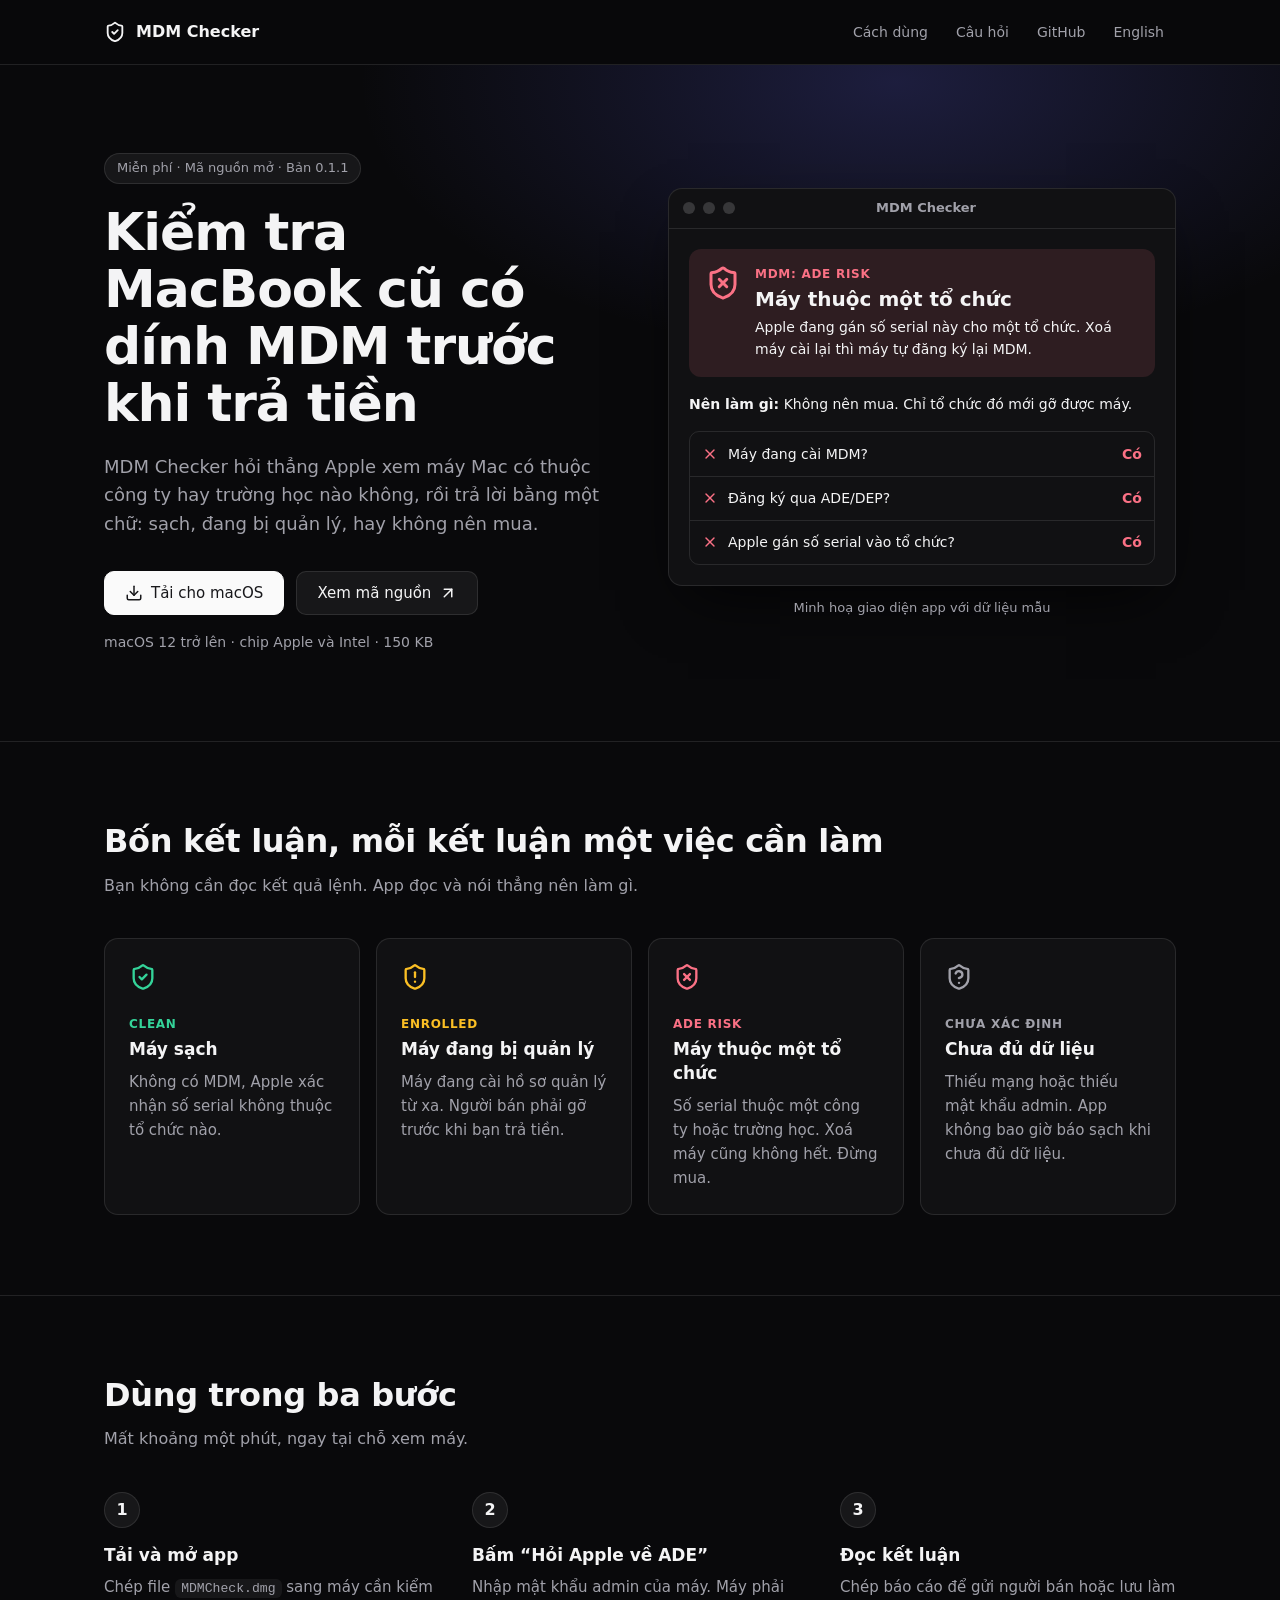
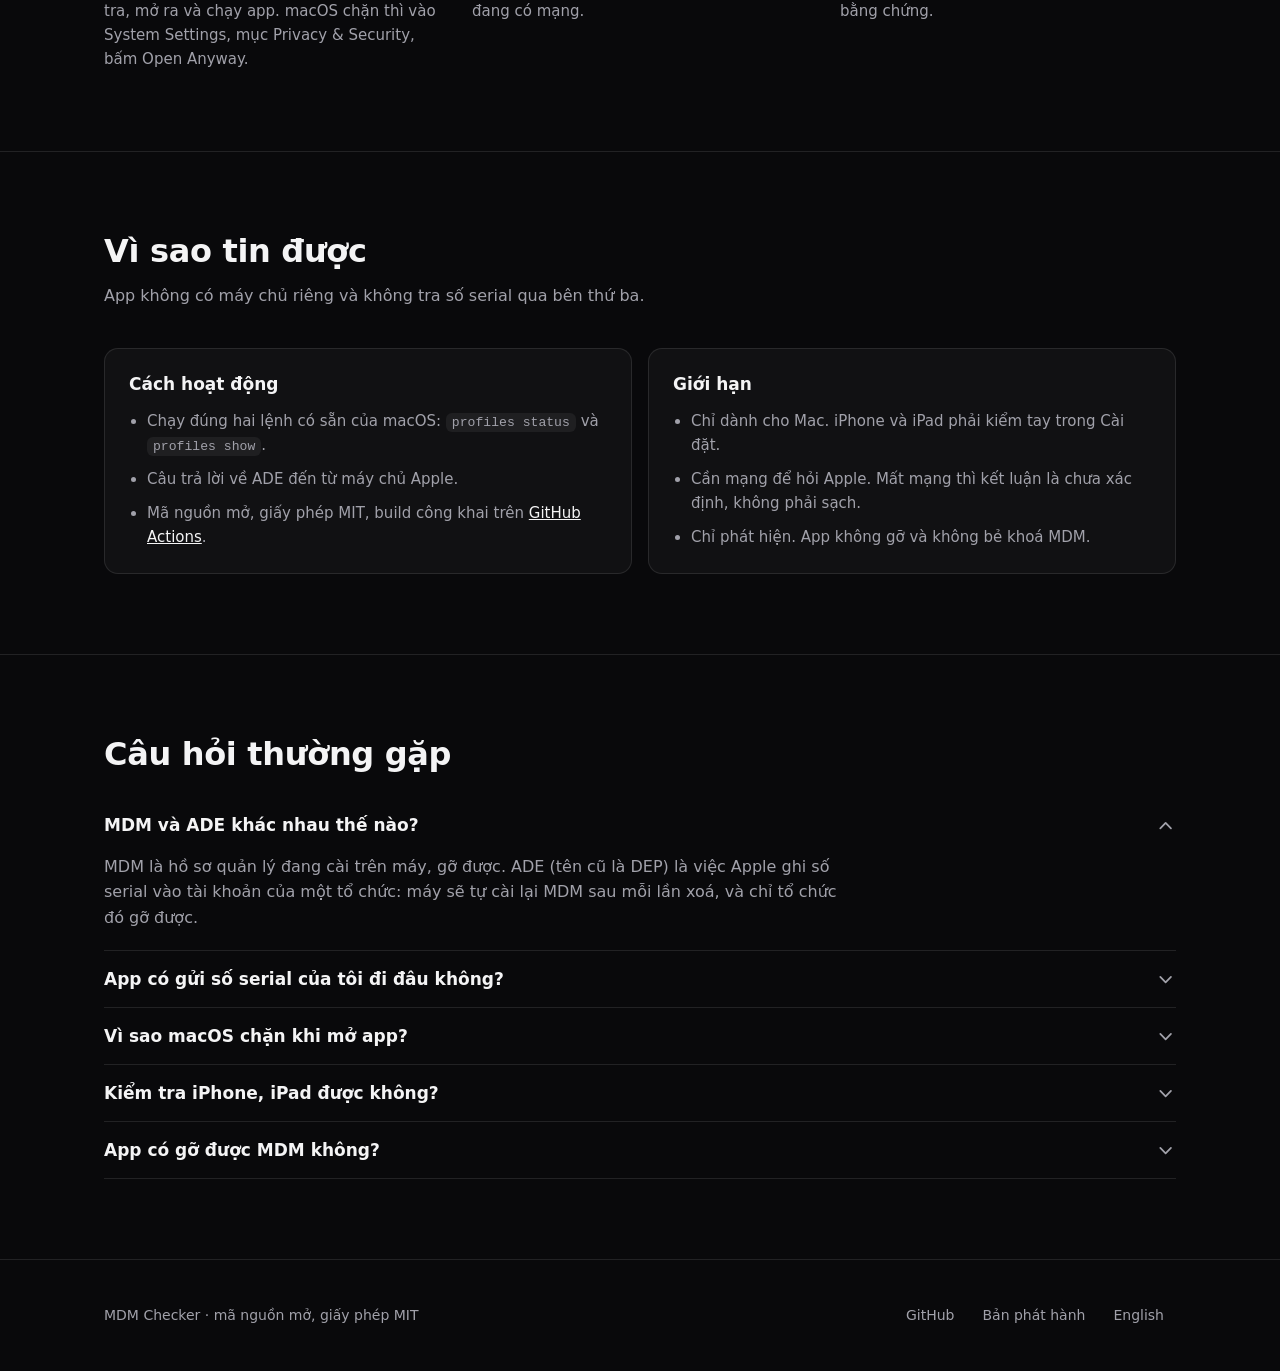
<file: docs/index.html>
<!doctype html>
<html lang="vi">
<head>
<meta charset="utf-8">
<meta name="viewport" content="width=device-width, initial-scale=1">
<title>MDM Checker: kiểm tra MacBook cũ có dính MDM, ADE trước khi mua</title>
<meta name="description" content="App macOS miễn phí, mã nguồn mở. Hỏi thẳng Apple xem máy Mac cũ có thuộc công ty hay trường học nào không và trả lời: CLEAN, ENROLLED hay ADE RISK.">
<link rel="canonical" href="https://nguyenquocanhz.github.io/mdm-check/">
<link rel="alternate" hreflang="vi" href="https://nguyenquocanhz.github.io/mdm-check/">
<link rel="alternate" hreflang="en" href="https://nguyenquocanhz.github.io/mdm-check/en/">
<link rel="alternate" hreflang="x-default" href="https://nguyenquocanhz.github.io/mdm-check/en/">
<meta name="color-scheme" content="dark">
<meta name="theme-color" content="#09090b">
<meta property="og:type" content="website">
<meta property="og:site_name" content="MDM Checker">
<meta property="og:title" content="MDM Checker: kiểm tra MacBook cũ có dính MDM, ADE trước khi mua">
<meta property="og:description" content="App macOS miễn phí, mã nguồn mở. Hỏi thẳng Apple xem máy Mac cũ có thuộc công ty hay trường học nào không và trả lời: CLEAN, ENROLLED hay ADE RISK.">
<meta property="og:url" content="https://nguyenquocanhz.github.io/mdm-check/">
<meta property="og:locale" content="vi_VN">
<meta name="twitter:card" content="summary">
<link rel="icon" href="favicon.svg" type="image/svg+xml">
<link rel="stylesheet" href="styles.css">
<script type="application/ld+json">{"@context": "https://schema.org", "@type": "SoftwareApplication", "name": "MDM Checker", "alternateName": "MDMCheck", "description": "App macOS miễn phí, mã nguồn mở. Hỏi thẳng Apple xem máy Mac cũ có thuộc công ty hay trường học nào không và trả lời: CLEAN, ENROLLED hay ADE RISK.", "url": "https://nguyenquocanhz.github.io/mdm-check/", "applicationCategory": "UtilitiesApplication", "operatingSystem": "macOS 12 or later", "softwareVersion": "0.1.1", "downloadUrl": "https://github.com/nguyenquocanhz/mdm-check/releases/latest/download/MDMCheck.dmg", "license": "https://opensource.org/licenses/MIT", "isAccessibleForFree": true, "offers": {"@type": "Offer", "price": "0", "priceCurrency": "USD"}, "codeRepository": "https://github.com/nguyenquocanhz/mdm-check", "inLanguage": "vi"}</script>
<script type="application/ld+json">{"@context": "https://schema.org", "@type": "FAQPage", "mainEntity": [{"@type": "Question", "name": "MDM và ADE khác nhau thế nào?", "acceptedAnswer": {"@type": "Answer", "text": "MDM là hồ sơ quản lý đang cài trên máy, gỡ được. ADE (tên cũ là DEP) là việc Apple ghi số serial vào tài khoản của một tổ chức: máy sẽ tự cài lại MDM sau mỗi lần xoá, và chỉ tổ chức đó gỡ được."}}, {"@type": "Question", "name": "App có gửi số serial của tôi đi đâu không?", "acceptedAnswer": {"@type": "Answer", "text": "Không. App chỉ chạy lệnh profiles có sẵn của macOS; chính lệnh đó hỏi máy chủ Apple. App không có máy chủ riêng, không có tài khoản, không theo dõi."}}, {"@type": "Question", "name": "Vì sao macOS chặn khi mở app?", "acceptedAnswer": {"@type": "Answer", "text": "App chưa được Apple chứng nhận (notarize). Vào System Settings, mục Privacy & Security, kéo xuống và bấm Open Anyway."}}, {"@type": "Question", "name": "Kiểm tra iPhone, iPad được không?", "acceptedAnswer": {"@type": "Answer", "text": "Không. Apple không cho app trên iPhone đọc trạng thái này. Hãy yêu cầu người bán xoá máy và kích hoạt lại trước mặt bạn: máy dính ADE sẽ hiện màn Remote Management."}}, {"@type": "Question", "name": "App có gỡ được MDM không?", "acceptedAnswer": {"@type": "Answer", "text": "Không. App chỉ phát hiện, không gỡ và không bẻ khoá."}}]}</script>
</head>
<body>
<svg width="0" height="0" style="position:absolute" aria-hidden="true"><symbol id="i-shield-check" viewBox="0 0 24 24" fill="none" stroke="currentColor" stroke-width="2" stroke-linecap="round" stroke-linejoin="round"><path d="M20 13c0 5-3.5 7.5-7.66 8.95a1 1 0 0 1-.67-.01C7.5 20.5 4 18 4 13V6a1 1 0 0 1 1-1c2 0 4.5-1.2 6.24-2.72a1.17 1.17 0 0 1 1.52 0C14.51 3.81 17 5 19 5a1 1 0 0 1 1 1z"/><path d="m9 12 2 2 4-4"/></symbol><symbol id="i-shield-alert" viewBox="0 0 24 24" fill="none" stroke="currentColor" stroke-width="2" stroke-linecap="round" stroke-linejoin="round"><path d="M20 13c0 5-3.5 7.5-7.66 8.95a1 1 0 0 1-.67-.01C7.5 20.5 4 18 4 13V6a1 1 0 0 1 1-1c2 0 4.5-1.2 6.24-2.72a1.17 1.17 0 0 1 1.52 0C14.51 3.81 17 5 19 5a1 1 0 0 1 1 1z"/><path d="M12 8v4"/><path d="M12 16h.01"/></symbol><symbol id="i-shield-x" viewBox="0 0 24 24" fill="none" stroke="currentColor" stroke-width="2" stroke-linecap="round" stroke-linejoin="round"><path d="M20 13c0 5-3.5 7.5-7.66 8.95a1 1 0 0 1-.67-.01C7.5 20.5 4 18 4 13V6a1 1 0 0 1 1-1c2 0 4.5-1.2 6.24-2.72a1.17 1.17 0 0 1 1.52 0C14.51 3.81 17 5 19 5a1 1 0 0 1 1 1z"/><path d="m14.5 9.5-5 5"/><path d="m9.5 9.5 5 5"/></symbol><symbol id="i-shield-question" viewBox="0 0 24 24" fill="none" stroke="currentColor" stroke-width="2" stroke-linecap="round" stroke-linejoin="round"><path d="M20 13c0 5-3.5 7.5-7.66 8.95a1 1 0 0 1-.67-.01C7.5 20.5 4 18 4 13V6a1 1 0 0 1 1-1c2 0 4.5-1.2 6.24-2.72a1.17 1.17 0 0 1 1.52 0C14.51 3.81 17 5 19 5a1 1 0 0 1 1 1z"/><path d="M9.1 9a3 3 0 0 1 5.82 1c0 2-3 3-3 3"/><path d="M12 17h.01"/></symbol><symbol id="i-download" viewBox="0 0 24 24" fill="none" stroke="currentColor" stroke-width="2" stroke-linecap="round" stroke-linejoin="round"><path d="M21 15v4a2 2 0 0 1-2 2H5a2 2 0 0 1-2-2v-4"/><path d="m7 10 5 5 5-5"/><path d="M12 15V3"/></symbol><symbol id="i-arrow" viewBox="0 0 24 24" fill="none" stroke="currentColor" stroke-width="2" stroke-linecap="round" stroke-linejoin="round"><path d="M7 7h10v10"/><path d="M7 17 17 7"/></symbol><symbol id="i-chevron" viewBox="0 0 24 24" fill="none" stroke="currentColor" stroke-width="2" stroke-linecap="round" stroke-linejoin="round"><path d="m6 9 6 6 6-6"/></symbol><symbol id="i-x" viewBox="0 0 24 24" fill="none" stroke="currentColor" stroke-width="2" stroke-linecap="round" stroke-linejoin="round"><path d="M18 6 6 18"/><path d="m6 6 12 12"/></symbol></svg>
<header class="site-header"><div class="wrap">
  <a class="brand" href="./"><svg class="icon" aria-hidden="true"><use href="#i-shield-check"/></svg>MDM Checker</a>
  <nav aria-label="Điều hướng"><a href="#cach-dung">Cách dùng</a><a href="#cau-hoi">Câu hỏi</a><a href="https://github.com/nguyenquocanhz/mdm-check">GitHub</a><a href="en/">English</a></nav>
</div></header>
<main>
<section class="hero"><div class="wrap">
  <div class="hero-copy">
    <p class="badge">Miễn phí · Mã nguồn mở · Bản 0.1.1</p>
    <h1>Kiểm tra MacBook cũ có dính MDM trước khi trả tiền</h1>
    <p class="lead">MDM Checker hỏi thẳng Apple xem máy Mac có thuộc công ty hay trường học nào không, rồi trả lời bằng một chữ: sạch, đang bị quản lý, hay không nên mua.</p>
    <div class="cta"><a class="btn btn-primary" href="https://github.com/nguyenquocanhz/mdm-check/releases/latest/download/MDMCheck.dmg"><svg class="icon" aria-hidden="true"><use href="#i-download"/></svg>Tải cho macOS</a><a class="btn" href="https://github.com/nguyenquocanhz/mdm-check">Xem mã nguồn<svg class="icon" aria-hidden="true"><use href="#i-arrow"/></svg></a></div>
    <p class="meta">macOS 12 trở lên · chip Apple và Intel · 150 KB</p>
  </div>
  <figure class="mock">
    <div class="window" role="img" aria-label="Minh hoạ giao diện app với dữ liệu mẫu">
      <div class="titlebar"><i></i><i></i><i></i><span>MDM Checker</span></div>
      <div class="window-body">
        <div class="verdict tone-ade"><svg class="icon" aria-hidden="true"><use href="#i-shield-x"/></svg><div><p class="code">MDM: ADE RISK</p><p class="verdict-title">Máy thuộc một tổ chức</p><p>Apple đang gán số serial này cho một tổ chức. Xoá máy cài lại thì máy tự đăng ký lại MDM.</p></div></div>
        <p class="advice"><b>Nên làm gì:</b> Không nên mua. Chỉ tổ chức đó mới gỡ được máy.</p>
        <ul class="checks tone-ade"><li><svg class="icon" aria-hidden="true"><use href="#i-x"/></svg><span>Máy đang cài MDM?</span><b>Có</b></li><li><svg class="icon" aria-hidden="true"><use href="#i-x"/></svg><span>Đăng ký qua ADE/DEP?</span><b>Có</b></li><li><svg class="icon" aria-hidden="true"><use href="#i-x"/></svg><span>Apple gán số serial vào tổ chức?</span><b>Có</b></li></ul>
      </div>
    </div>
    <figcaption>Minh hoạ giao diện app với dữ liệu mẫu</figcaption>
  </figure>
</div></section>
<section class="section"><div class="wrap">
  <h2>Bốn kết luận, mỗi kết luận một việc cần làm</h2><p class="section-lead">Bạn không cần đọc kết quả lệnh. App đọc và nói thẳng nên làm gì.</p>
  <div class="cards"><article class="card tone-clean"><svg class="icon" aria-hidden="true"><use href="#i-shield-check"/></svg><p class="code">CLEAN</p><h3>Máy sạch</h3><p>Không có MDM, Apple xác nhận số serial không thuộc tổ chức nào.</p></article><article class="card tone-enrolled"><svg class="icon" aria-hidden="true"><use href="#i-shield-alert"/></svg><p class="code">ENROLLED</p><h3>Máy đang bị quản lý</h3><p>Máy đang cài hồ sơ quản lý từ xa. Người bán phải gỡ trước khi bạn trả tiền.</p></article><article class="card tone-ade"><svg class="icon" aria-hidden="true"><use href="#i-shield-x"/></svg><p class="code">ADE RISK</p><h3>Máy thuộc một tổ chức</h3><p>Số serial thuộc một công ty hoặc trường học. Xoá máy cũng không hết. Đừng mua.</p></article><article class="card tone-unknown"><svg class="icon" aria-hidden="true"><use href="#i-shield-question"/></svg><p class="code">CHƯA XÁC ĐỊNH</p><h3>Chưa đủ dữ liệu</h3><p>Thiếu mạng hoặc thiếu mật khẩu admin. App không bao giờ báo sạch khi chưa đủ dữ liệu.</p></article></div>
</div></section>
<section class="section" id="cach-dung"><div class="wrap">
  <h2>Dùng trong ba bước</h2><p class="section-lead">Mất khoảng một phút, ngay tại chỗ xem máy.</p>
  <ol class="steps"><li><span class="num">1</span><h3>Tải và mở app</h3><p>Chép file <code>MDMCheck.dmg</code> sang máy cần kiểm tra, mở ra và chạy app. macOS chặn thì vào System Settings, mục Privacy &amp; Security, bấm Open Anyway.</p></li><li><span class="num">2</span><h3>Bấm “Hỏi Apple về ADE”</h3><p>Nhập mật khẩu admin của máy. Máy phải đang có mạng.</p></li><li><span class="num">3</span><h3>Đọc kết luận</h3><p>Chép báo cáo để gửi người bán hoặc lưu làm bằng chứng.</p></li></ol>
</div></section>
<section class="section"><div class="wrap">
  <h2>Vì sao tin được</h2><p class="section-lead">App không có máy chủ riêng và không tra số serial qua bên thứ ba.</p>
  <div class="split"><div><h3>Cách hoạt động</h3><ul><li>Chạy đúng hai lệnh có sẵn của macOS: <code>profiles status</code> và <code>profiles show</code>.</li><li>Câu trả lời về ADE đến từ máy chủ Apple.</li><li>Mã nguồn mở, giấy phép MIT, build công khai trên <a href="https://github.com/nguyenquocanhz/mdm-check/actions">GitHub Actions</a>.</li></ul></div><div><h3>Giới hạn</h3><ul><li>Chỉ dành cho Mac. iPhone và iPad phải kiểm tay trong Cài đặt.</li><li>Cần mạng để hỏi Apple. Mất mạng thì kết luận là chưa xác định, không phải sạch.</li><li>Chỉ phát hiện. App không gỡ và không bẻ khoá MDM.</li></ul></div></div>
</div></section>
<section class="section faq" id="cau-hoi"><div class="wrap">
  <h2>Câu hỏi thường gặp</h2>
  <details open><summary>MDM và ADE khác nhau thế nào?<svg class="icon" aria-hidden="true"><use href="#i-chevron"/></svg></summary><p>MDM là hồ sơ quản lý đang cài trên máy, gỡ được. ADE (tên cũ là DEP) là việc Apple ghi số serial vào tài khoản của một tổ chức: máy sẽ tự cài lại MDM sau mỗi lần xoá, và chỉ tổ chức đó gỡ được.</p></details><details><summary>App có gửi số serial của tôi đi đâu không?<svg class="icon" aria-hidden="true"><use href="#i-chevron"/></svg></summary><p>Không. App chỉ chạy lệnh profiles có sẵn của macOS; chính lệnh đó hỏi máy chủ Apple. App không có máy chủ riêng, không có tài khoản, không theo dõi.</p></details><details><summary>Vì sao macOS chặn khi mở app?<svg class="icon" aria-hidden="true"><use href="#i-chevron"/></svg></summary><p>App chưa được Apple chứng nhận (notarize). Vào System Settings, mục Privacy &amp; Security, kéo xuống và bấm Open Anyway.</p></details><details><summary>Kiểm tra iPhone, iPad được không?<svg class="icon" aria-hidden="true"><use href="#i-chevron"/></svg></summary><p>Không. Apple không cho app trên iPhone đọc trạng thái này. Hãy yêu cầu người bán xoá máy và kích hoạt lại trước mặt bạn: máy dính ADE sẽ hiện màn Remote Management.</p></details><details><summary>App có gỡ được MDM không?<svg class="icon" aria-hidden="true"><use href="#i-chevron"/></svg></summary><p>Không. App chỉ phát hiện, không gỡ và không bẻ khoá.</p></details>
</div></section>
</main>
<footer class="site-footer"><div class="wrap"><span>MDM Checker · mã nguồn mở, giấy phép MIT</span><nav aria-label="Footer"><a href="https://github.com/nguyenquocanhz/mdm-check">GitHub</a><a href="https://github.com/nguyenquocanhz/mdm-check/releases">Bản phát hành</a><a href="en/">English</a></nav></div></footer>
</body>
</html>
</file>
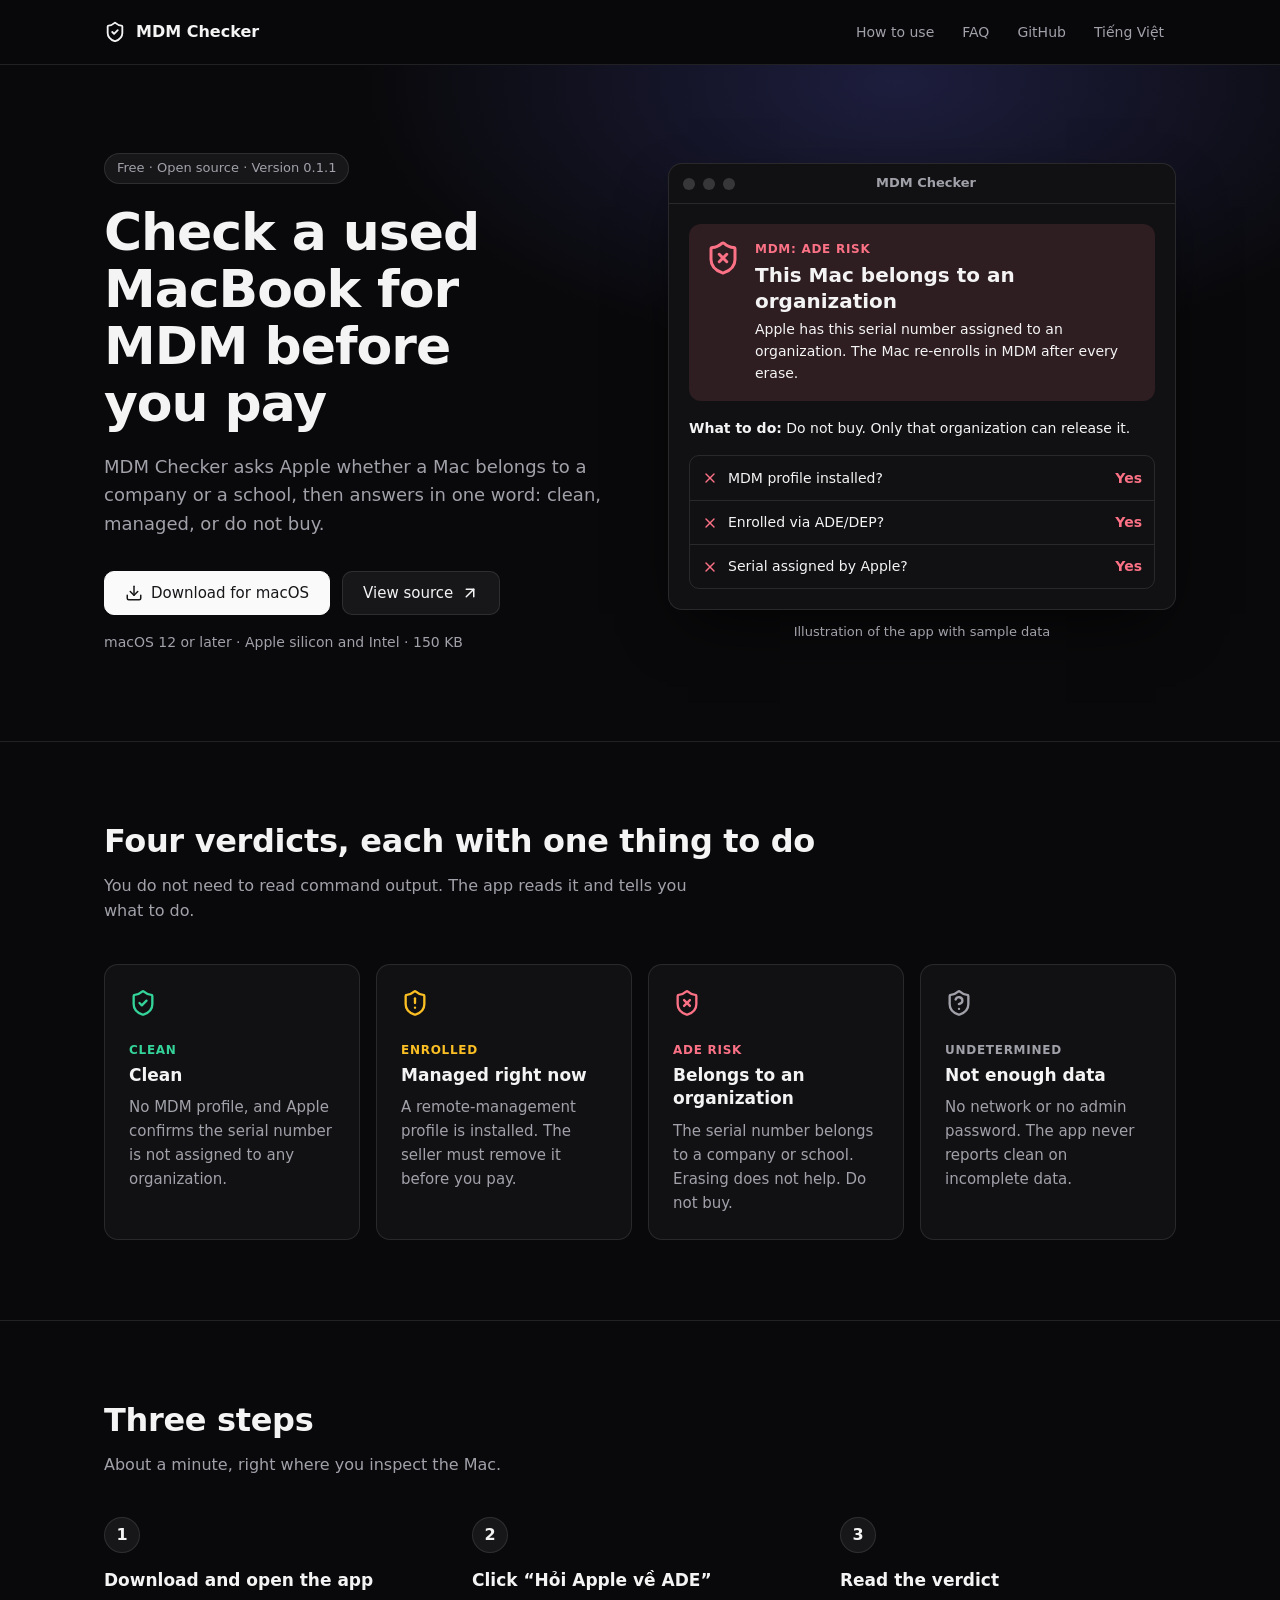
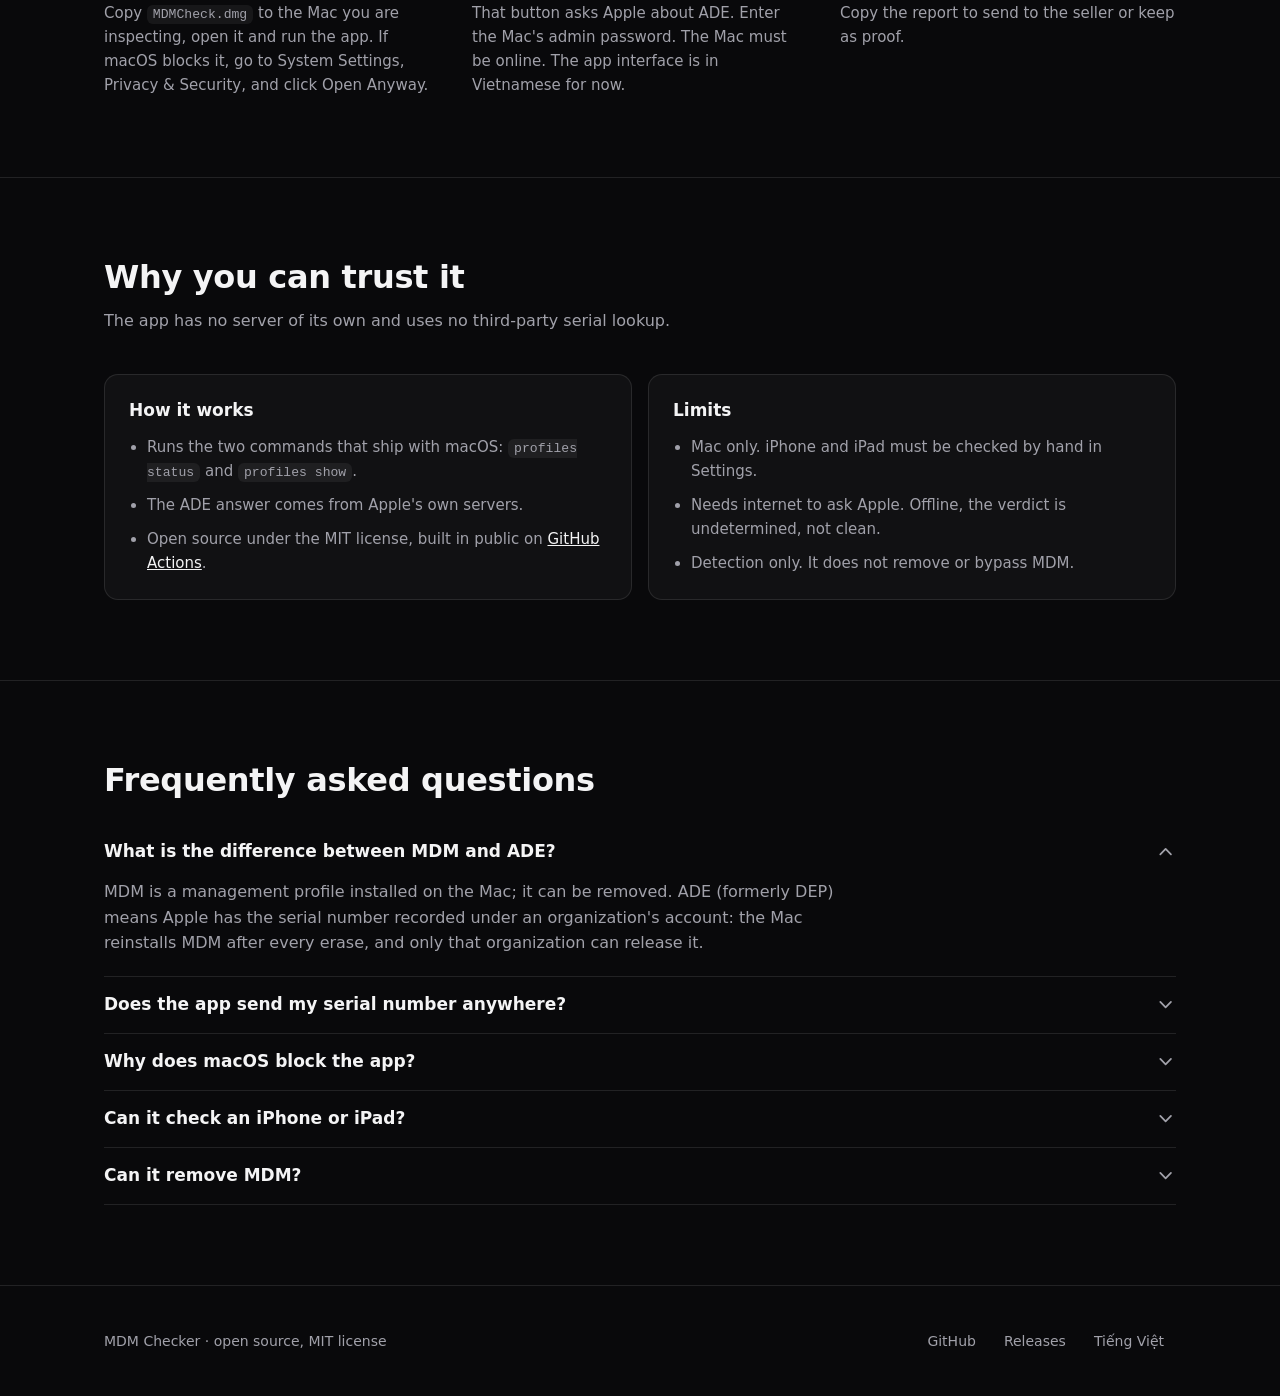
<file: docs/en/index.html>
<!doctype html>
<html lang="en">
<head>
<meta charset="utf-8">
<meta name="viewport" content="width=device-width, initial-scale=1">
<title>MDM Checker: check a used MacBook for MDM and ADE before you buy</title>
<meta name="description" content="Free, open-source macOS app. It asks Apple whether a used Mac belongs to a company or school and answers CLEAN, ENROLLED or ADE RISK.">
<link rel="canonical" href="https://nguyenquocanhz.github.io/mdm-check/en/">
<link rel="alternate" hreflang="vi" href="https://nguyenquocanhz.github.io/mdm-check/">
<link rel="alternate" hreflang="en" href="https://nguyenquocanhz.github.io/mdm-check/en/">
<link rel="alternate" hreflang="x-default" href="https://nguyenquocanhz.github.io/mdm-check/en/">
<meta name="color-scheme" content="dark">
<meta name="theme-color" content="#09090b">
<meta property="og:type" content="website">
<meta property="og:site_name" content="MDM Checker">
<meta property="og:title" content="MDM Checker: check a used MacBook for MDM and ADE before you buy">
<meta property="og:description" content="Free, open-source macOS app. It asks Apple whether a used Mac belongs to a company or school and answers CLEAN, ENROLLED or ADE RISK.">
<meta property="og:url" content="https://nguyenquocanhz.github.io/mdm-check/en/">
<meta property="og:locale" content="en_US">
<meta name="twitter:card" content="summary">
<link rel="icon" href="../favicon.svg" type="image/svg+xml">
<link rel="stylesheet" href="../styles.css">
<script type="application/ld+json">{"@context": "https://schema.org", "@type": "SoftwareApplication", "name": "MDM Checker", "alternateName": "MDMCheck", "description": "Free, open-source macOS app. It asks Apple whether a used Mac belongs to a company or school and answers CLEAN, ENROLLED or ADE RISK.", "url": "https://nguyenquocanhz.github.io/mdm-check/en/", "applicationCategory": "UtilitiesApplication", "operatingSystem": "macOS 12 or later", "softwareVersion": "0.1.1", "downloadUrl": "https://github.com/nguyenquocanhz/mdm-check/releases/latest/download/MDMCheck.dmg", "license": "https://opensource.org/licenses/MIT", "isAccessibleForFree": true, "offers": {"@type": "Offer", "price": "0", "priceCurrency": "USD"}, "codeRepository": "https://github.com/nguyenquocanhz/mdm-check", "inLanguage": "en"}</script>
<script type="application/ld+json">{"@context": "https://schema.org", "@type": "FAQPage", "mainEntity": [{"@type": "Question", "name": "What is the difference between MDM and ADE?", "acceptedAnswer": {"@type": "Answer", "text": "MDM is a management profile installed on the Mac; it can be removed. ADE (formerly DEP) means Apple has the serial number recorded under an organization's account: the Mac reinstalls MDM after every erase, and only that organization can release it."}}, {"@type": "Question", "name": "Does the app send my serial number anywhere?", "acceptedAnswer": {"@type": "Answer", "text": "No. It only runs the profiles command built into macOS; that command contacts Apple. The app has no server, no account and no tracking."}}, {"@type": "Question", "name": "Why does macOS block the app?", "acceptedAnswer": {"@type": "Answer", "text": "The app is not notarized by Apple. Open System Settings, Privacy & Security, scroll down and click Open Anyway."}}, {"@type": "Question", "name": "Can it check an iPhone or iPad?", "acceptedAnswer": {"@type": "Answer", "text": "No. Apple does not let iPhone apps read this state. Ask the seller to erase and re-activate the device in front of you: an ADE device shows a Remote Management screen."}}, {"@type": "Question", "name": "Can it remove MDM?", "acceptedAnswer": {"@type": "Answer", "text": "No. It only detects management. It does not remove or bypass it."}}]}</script>
</head>
<body>
<svg width="0" height="0" style="position:absolute" aria-hidden="true"><symbol id="i-shield-check" viewBox="0 0 24 24" fill="none" stroke="currentColor" stroke-width="2" stroke-linecap="round" stroke-linejoin="round"><path d="M20 13c0 5-3.5 7.5-7.66 8.95a1 1 0 0 1-.67-.01C7.5 20.5 4 18 4 13V6a1 1 0 0 1 1-1c2 0 4.5-1.2 6.24-2.72a1.17 1.17 0 0 1 1.52 0C14.51 3.81 17 5 19 5a1 1 0 0 1 1 1z"/><path d="m9 12 2 2 4-4"/></symbol><symbol id="i-shield-alert" viewBox="0 0 24 24" fill="none" stroke="currentColor" stroke-width="2" stroke-linecap="round" stroke-linejoin="round"><path d="M20 13c0 5-3.5 7.5-7.66 8.95a1 1 0 0 1-.67-.01C7.5 20.5 4 18 4 13V6a1 1 0 0 1 1-1c2 0 4.5-1.2 6.24-2.72a1.17 1.17 0 0 1 1.52 0C14.51 3.81 17 5 19 5a1 1 0 0 1 1 1z"/><path d="M12 8v4"/><path d="M12 16h.01"/></symbol><symbol id="i-shield-x" viewBox="0 0 24 24" fill="none" stroke="currentColor" stroke-width="2" stroke-linecap="round" stroke-linejoin="round"><path d="M20 13c0 5-3.5 7.5-7.66 8.95a1 1 0 0 1-.67-.01C7.5 20.5 4 18 4 13V6a1 1 0 0 1 1-1c2 0 4.5-1.2 6.24-2.72a1.17 1.17 0 0 1 1.52 0C14.51 3.81 17 5 19 5a1 1 0 0 1 1 1z"/><path d="m14.5 9.5-5 5"/><path d="m9.5 9.5 5 5"/></symbol><symbol id="i-shield-question" viewBox="0 0 24 24" fill="none" stroke="currentColor" stroke-width="2" stroke-linecap="round" stroke-linejoin="round"><path d="M20 13c0 5-3.5 7.5-7.66 8.95a1 1 0 0 1-.67-.01C7.5 20.5 4 18 4 13V6a1 1 0 0 1 1-1c2 0 4.5-1.2 6.24-2.72a1.17 1.17 0 0 1 1.52 0C14.51 3.81 17 5 19 5a1 1 0 0 1 1 1z"/><path d="M9.1 9a3 3 0 0 1 5.82 1c0 2-3 3-3 3"/><path d="M12 17h.01"/></symbol><symbol id="i-download" viewBox="0 0 24 24" fill="none" stroke="currentColor" stroke-width="2" stroke-linecap="round" stroke-linejoin="round"><path d="M21 15v4a2 2 0 0 1-2 2H5a2 2 0 0 1-2-2v-4"/><path d="m7 10 5 5 5-5"/><path d="M12 15V3"/></symbol><symbol id="i-arrow" viewBox="0 0 24 24" fill="none" stroke="currentColor" stroke-width="2" stroke-linecap="round" stroke-linejoin="round"><path d="M7 7h10v10"/><path d="M7 17 17 7"/></symbol><symbol id="i-chevron" viewBox="0 0 24 24" fill="none" stroke="currentColor" stroke-width="2" stroke-linecap="round" stroke-linejoin="round"><path d="m6 9 6 6 6-6"/></symbol><symbol id="i-x" viewBox="0 0 24 24" fill="none" stroke="currentColor" stroke-width="2" stroke-linecap="round" stroke-linejoin="round"><path d="M18 6 6 18"/><path d="m6 6 12 12"/></symbol></svg>
<header class="site-header"><div class="wrap">
  <a class="brand" href="./"><svg class="icon" aria-hidden="true"><use href="#i-shield-check"/></svg>MDM Checker</a>
  <nav aria-label="Main"><a href="#how">How to use</a><a href="#faq">FAQ</a><a href="https://github.com/nguyenquocanhz/mdm-check">GitHub</a><a href="../">Tiếng Việt</a></nav>
</div></header>
<main>
<section class="hero"><div class="wrap">
  <div class="hero-copy">
    <p class="badge">Free · Open source · Version 0.1.1</p>
    <h1>Check a used MacBook for MDM before you pay</h1>
    <p class="lead">MDM Checker asks Apple whether a Mac belongs to a company or a school, then answers in one word: clean, managed, or do not buy.</p>
    <div class="cta"><a class="btn btn-primary" href="https://github.com/nguyenquocanhz/mdm-check/releases/latest/download/MDMCheck.dmg"><svg class="icon" aria-hidden="true"><use href="#i-download"/></svg>Download for macOS</a><a class="btn" href="https://github.com/nguyenquocanhz/mdm-check">View source<svg class="icon" aria-hidden="true"><use href="#i-arrow"/></svg></a></div>
    <p class="meta">macOS 12 or later · Apple silicon and Intel · 150 KB</p>
  </div>
  <figure class="mock">
    <div class="window" role="img" aria-label="Illustration of the app with sample data">
      <div class="titlebar"><i></i><i></i><i></i><span>MDM Checker</span></div>
      <div class="window-body">
        <div class="verdict tone-ade"><svg class="icon" aria-hidden="true"><use href="#i-shield-x"/></svg><div><p class="code">MDM: ADE RISK</p><p class="verdict-title">This Mac belongs to an organization</p><p>Apple has this serial number assigned to an organization. The Mac re-enrolls in MDM after every erase.</p></div></div>
        <p class="advice"><b>What to do:</b> Do not buy. Only that organization can release it.</p>
        <ul class="checks tone-ade"><li><svg class="icon" aria-hidden="true"><use href="#i-x"/></svg><span>MDM profile installed?</span><b>Yes</b></li><li><svg class="icon" aria-hidden="true"><use href="#i-x"/></svg><span>Enrolled via ADE/DEP?</span><b>Yes</b></li><li><svg class="icon" aria-hidden="true"><use href="#i-x"/></svg><span>Serial assigned by Apple?</span><b>Yes</b></li></ul>
      </div>
    </div>
    <figcaption>Illustration of the app with sample data</figcaption>
  </figure>
</div></section>
<section class="section"><div class="wrap">
  <h2>Four verdicts, each with one thing to do</h2><p class="section-lead">You do not need to read command output. The app reads it and tells you what to do.</p>
  <div class="cards"><article class="card tone-clean"><svg class="icon" aria-hidden="true"><use href="#i-shield-check"/></svg><p class="code">CLEAN</p><h3>Clean</h3><p>No MDM profile, and Apple confirms the serial number is not assigned to any organization.</p></article><article class="card tone-enrolled"><svg class="icon" aria-hidden="true"><use href="#i-shield-alert"/></svg><p class="code">ENROLLED</p><h3>Managed right now</h3><p>A remote-management profile is installed. The seller must remove it before you pay.</p></article><article class="card tone-ade"><svg class="icon" aria-hidden="true"><use href="#i-shield-x"/></svg><p class="code">ADE RISK</p><h3>Belongs to an organization</h3><p>The serial number belongs to a company or school. Erasing does not help. Do not buy.</p></article><article class="card tone-unknown"><svg class="icon" aria-hidden="true"><use href="#i-shield-question"/></svg><p class="code">UNDETERMINED</p><h3>Not enough data</h3><p>No network or no admin password. The app never reports clean on incomplete data.</p></article></div>
</div></section>
<section class="section" id="how"><div class="wrap">
  <h2>Three steps</h2><p class="section-lead">About a minute, right where you inspect the Mac.</p>
  <ol class="steps"><li><span class="num">1</span><h3>Download and open the app</h3><p>Copy <code>MDMCheck.dmg</code> to the Mac you are inspecting, open it and run the app. If macOS blocks it, go to System Settings, Privacy &amp; Security, and click Open Anyway.</p></li><li><span class="num">2</span><h3>Click “Hỏi Apple về ADE”</h3><p>That button asks Apple about ADE. Enter the Mac's admin password. The Mac must be online. The app interface is in Vietnamese for now.</p></li><li><span class="num">3</span><h3>Read the verdict</h3><p>Copy the report to send to the seller or keep as proof.</p></li></ol>
</div></section>
<section class="section"><div class="wrap">
  <h2>Why you can trust it</h2><p class="section-lead">The app has no server of its own and uses no third-party serial lookup.</p>
  <div class="split"><div><h3>How it works</h3><ul><li>Runs the two commands that ship with macOS: <code>profiles status</code> and <code>profiles show</code>.</li><li>The ADE answer comes from Apple's own servers.</li><li>Open source under the MIT license, built in public on <a href="https://github.com/nguyenquocanhz/mdm-check/actions">GitHub Actions</a>.</li></ul></div><div><h3>Limits</h3><ul><li>Mac only. iPhone and iPad must be checked by hand in Settings.</li><li>Needs internet to ask Apple. Offline, the verdict is undetermined, not clean.</li><li>Detection only. It does not remove or bypass MDM.</li></ul></div></div>
</div></section>
<section class="section faq" id="faq"><div class="wrap">
  <h2>Frequently asked questions</h2>
  <details open><summary>What is the difference between MDM and ADE?<svg class="icon" aria-hidden="true"><use href="#i-chevron"/></svg></summary><p>MDM is a management profile installed on the Mac; it can be removed. ADE (formerly DEP) means Apple has the serial number recorded under an organization&#x27;s account: the Mac reinstalls MDM after every erase, and only that organization can release it.</p></details><details><summary>Does the app send my serial number anywhere?<svg class="icon" aria-hidden="true"><use href="#i-chevron"/></svg></summary><p>No. It only runs the profiles command built into macOS; that command contacts Apple. The app has no server, no account and no tracking.</p></details><details><summary>Why does macOS block the app?<svg class="icon" aria-hidden="true"><use href="#i-chevron"/></svg></summary><p>The app is not notarized by Apple. Open System Settings, Privacy &amp; Security, scroll down and click Open Anyway.</p></details><details><summary>Can it check an iPhone or iPad?<svg class="icon" aria-hidden="true"><use href="#i-chevron"/></svg></summary><p>No. Apple does not let iPhone apps read this state. Ask the seller to erase and re-activate the device in front of you: an ADE device shows a Remote Management screen.</p></details><details><summary>Can it remove MDM?<svg class="icon" aria-hidden="true"><use href="#i-chevron"/></svg></summary><p>No. It only detects management. It does not remove or bypass it.</p></details>
</div></section>
</main>
<footer class="site-footer"><div class="wrap"><span>MDM Checker · open source, MIT license</span><nav aria-label="Footer"><a href="https://github.com/nguyenquocanhz/mdm-check">GitHub</a><a href="https://github.com/nguyenquocanhz/mdm-check/releases">Releases</a><a href="../">Tiếng Việt</a></nav></div></footer>
</body>
</html>
</file>
<file: docs/styles.css>
/* Giao diện tối kiểu shadcn (bảng zinc). Đổi thương hiệu ở hai biến: --primary (nút chính) và --font. */
:root {
  color-scheme: dark;
  --font: ui-sans-serif, system-ui, -apple-system, "Segoe UI", Roboto, "Helvetica Neue", Arial, sans-serif;
  --background: #09090b;
  --card: #111113;
  --foreground: #f4f4f5;
  --muted: #a1a1aa;
  --border: rgb(255 255 255 / .1);
  --fill: rgb(255 255 255 / .06);
  --fill-hover: rgb(255 255 255 / .1);
  --primary: #fafafa;
  --primary-hover: #e4e4e7;
  --primary-foreground: #18181b;
  --radius: 10px;
  --success: #34d399;
  --warning: #fbbf24;
  --danger: #fb7185;
  --neutral: #a1a1aa;
}

* { box-sizing: border-box; }
html { scroll-behavior: smooth; -webkit-text-size-adjust: 100%; }
body { margin: 0; background: var(--background); color: var(--foreground); font: 16px/1.6 var(--font); -webkit-font-smoothing: antialiased; }
a { color: inherit; }
h1, h2, h3, p, ul, ol, figure { margin: 0; }
ul, ol { padding: 0; list-style: none; }
code { padding: 2px 6px; border-radius: 6px; background: var(--fill); font: .875em/1.5 ui-monospace, SFMono-Regular, Menlo, Consolas, monospace; }
.wrap { width: 100%; max-width: 1120px; margin: 0 auto; padding: 0 24px; }
.icon { width: 1.25em; height: 1.25em; flex-shrink: 0; }
:focus-visible { outline: 2px solid var(--foreground); outline-offset: 2px; border-radius: 6px; }

.tone-clean { --tone: var(--success); }
.tone-enrolled { --tone: var(--warning); }
.tone-ade { --tone: var(--danger); }
.tone-unknown { --tone: var(--neutral); }

/* Đầu trang */
.site-header { position: sticky; top: 0; z-index: 10; border-bottom: 1px solid var(--border); background: rgb(9 9 11 / .85); backdrop-filter: blur(8px); }
.site-header .wrap { display: flex; align-items: center; gap: 24px; height: 64px; }
.brand { display: flex; align-items: center; gap: 10px; min-height: 44px; font-weight: 600; text-decoration: none; }
.brand .icon { width: 22px; height: 22px; }
.site-header nav { display: flex; gap: 4px; margin-left: auto; }
.site-header nav a { display: inline-flex; align-items: center; min-height: 44px; padding: 0 12px; border-radius: 8px; color: var(--muted); font-size: 14px; text-decoration: none; }
.site-header nav a:hover { background: var(--fill); color: var(--foreground); }

/* Nút */
.btn { display: inline-flex; align-items: center; justify-content: center; gap: 8px; min-height: 44px; padding: 0 20px; border: 1px solid var(--border); border-radius: var(--radius);
  background: var(--fill); color: var(--foreground); font-size: 15px; font-weight: 500; text-decoration: none; white-space: nowrap; transition: background-color .15s; }
.btn:hover { background: var(--fill-hover); }
.btn-primary { border-color: var(--primary); background: var(--primary); color: var(--primary-foreground); }
.btn-primary:hover { background: var(--primary-hover); }
.btn .icon { width: 18px; height: 18px; }

/* Màn đầu: quầng sáng chỉ dùng một lần ở đây */
.hero { position: relative; overflow: hidden; }
.hero::before { content: ""; position: absolute; inset: -40% 0 auto 0; height: 720px; pointer-events: none;
  background: radial-gradient(ellipse 60% 55% at 70% 40%, rgb(99 102 241 / .22), transparent 70%); }
.hero .wrap { position: relative; display: grid; grid-template-columns: minmax(0, 1fr) minmax(0, 1fr); gap: 56px; align-items: center; padding-top: 88px; padding-bottom: 88px; }
.badge { display: inline-block; margin-bottom: 20px; padding: 4px 12px; border: 1px solid var(--border); border-radius: 999px; background: var(--fill); color: var(--muted); font-size: 13px; }
h1 { font-size: clamp(2rem, 1.2rem + 3.2vw, 3.25rem); line-height: 1.1; font-weight: 700; letter-spacing: -.02em; text-wrap: balance; }
.lead { margin-top: 20px; max-width: 46ch; color: var(--muted); font-size: 18px; }
.cta { display: flex; flex-wrap: wrap; gap: 12px; margin-top: 32px; }
.meta { margin-top: 16px; color: var(--muted); font-size: 14px; }

/* Hình minh hoạ cửa sổ app */
.mock figcaption { margin-top: 12px; color: var(--muted); font-size: 13px; text-align: center; }
.window { border: 1px solid var(--border); border-radius: 14px; background: var(--card); box-shadow: 0 24px 60px -20px rgb(0 0 0 / .8); overflow: hidden; }
.titlebar { display: flex; align-items: center; gap: 8px; height: 40px; padding: 0 14px; border-bottom: 1px solid var(--border); }
.titlebar i { width: 12px; height: 12px; border-radius: 50%; background: rgb(255 255 255 / .16); }
.titlebar span { flex: 1; margin-right: 52px; text-align: center; color: var(--muted); font-size: 13px; font-weight: 600; }
.window-body { display: grid; gap: 16px; padding: 20px; font-size: 14px; }
.verdict { display: flex; gap: 14px; padding: 16px; border-radius: 12px; background: color-mix(in srgb, var(--tone) 12%, transparent); }
.verdict .icon { width: 36px; height: 36px; color: var(--tone); }
.code { color: var(--tone); font-size: 12px; font-weight: 700; letter-spacing: .06em; }
.verdict-title { margin: 2px 0 4px; font-size: 20px; line-height: 1.3; font-weight: 700; }
.advice b { font-weight: 600; }
.checks { border: 1px solid var(--border); border-radius: 10px; }
.checks li { display: flex; align-items: center; gap: 10px; min-height: 44px; padding: 8px 12px; }
.checks li + li { border-top: 1px solid var(--border); }
.checks .icon { width: 16px; height: 16px; color: var(--tone); }
.checks span { flex: 1; min-width: 0; }
.checks b { color: var(--tone); font-weight: 600; }

/* Các khối nội dung */
.section { padding: 80px 0; border-top: 1px solid var(--border); }
h2 { font-size: clamp(1.5rem, 1.1rem + 1.4vw, 2rem); line-height: 1.2; font-weight: 700; letter-spacing: -.01em; text-wrap: balance; }
.section-lead { margin: 12px 0 40px; max-width: 60ch; color: var(--muted); }
h3 { font-size: 17px; line-height: 1.4; font-weight: 600; }
.cards { display: grid; grid-template-columns: repeat(4, minmax(0, 1fr)); gap: 16px; }
.card { padding: 24px; border: 1px solid var(--border); border-radius: 14px; background: var(--card); }
.card .icon { width: 28px; height: 28px; color: var(--tone); }
.card .code { margin-top: 16px; }
.card h3 { margin: 4px 0 8px; }
.card p:last-child { color: var(--muted); font-size: 15px; }
.steps { display: grid; grid-template-columns: repeat(3, minmax(0, 1fr)); gap: 32px; }
.num { display: grid; place-items: center; width: 36px; height: 36px; border: 1px solid var(--border); border-radius: 50%; background: var(--fill); font-weight: 600; }
.steps h3 { margin: 16px 0 8px; }
.steps p { color: var(--muted); font-size: 15px; }
.split { display: grid; grid-template-columns: repeat(2, minmax(0, 1fr)); gap: 16px; }
.split > div { padding: 24px; border: 1px solid var(--border); border-radius: 14px; background: var(--card); }
.split ul { display: grid; gap: 10px; margin-top: 12px; padding-left: 18px; list-style: disc; color: var(--muted); font-size: 15px; }
.split a { color: var(--foreground); }
.faq h2 { margin-bottom: 24px; }
.faq details { border-bottom: 1px solid var(--border); }
.faq summary { display: flex; align-items: center; justify-content: space-between; gap: 16px; min-height: 56px; padding: 12px 0; font-size: 17px; font-weight: 600; cursor: pointer; list-style: none; }
.faq summary::-webkit-details-marker { display: none; }
.faq summary .icon { color: var(--muted); transition: rotate .15s; }
.faq details[open] summary .icon { rotate: 180deg; }
.faq details p { max-width: 72ch; padding-bottom: 20px; color: var(--muted); }

.site-footer { padding: 32px 0; border-top: 1px solid var(--border); color: var(--muted); font-size: 14px; }
.site-footer .wrap { display: flex; flex-wrap: wrap; gap: 12px 24px; align-items: center; justify-content: space-between; }
.site-footer nav { display: flex; gap: 4px; }
.site-footer nav a { padding: 12px; border-radius: 8px; text-decoration: none; }
.site-footer nav a:hover { color: var(--foreground); }

@media (max-width: 900px) {
  .hero .wrap { grid-template-columns: minmax(0, 1fr); gap: 40px; padding-top: 48px; padding-bottom: 56px; }
  .cards { grid-template-columns: repeat(2, minmax(0, 1fr)); }
  .steps, .split { grid-template-columns: minmax(0, 1fr); }
  .section { padding: 56px 0; }
}
@media (max-width: 560px) {
  .wrap { padding: 0 16px; }
  .cards { grid-template-columns: minmax(0, 1fr); }
  .site-header nav a:nth-child(-n+2) { display: none; }
  .cta .btn { flex: 1 1 100%; }
  .verdict { flex-direction: column; gap: 8px; }
}
@media (prefers-reduced-motion: reduce) { html { scroll-behavior: auto; } * { transition: none !important; } }
</file>
